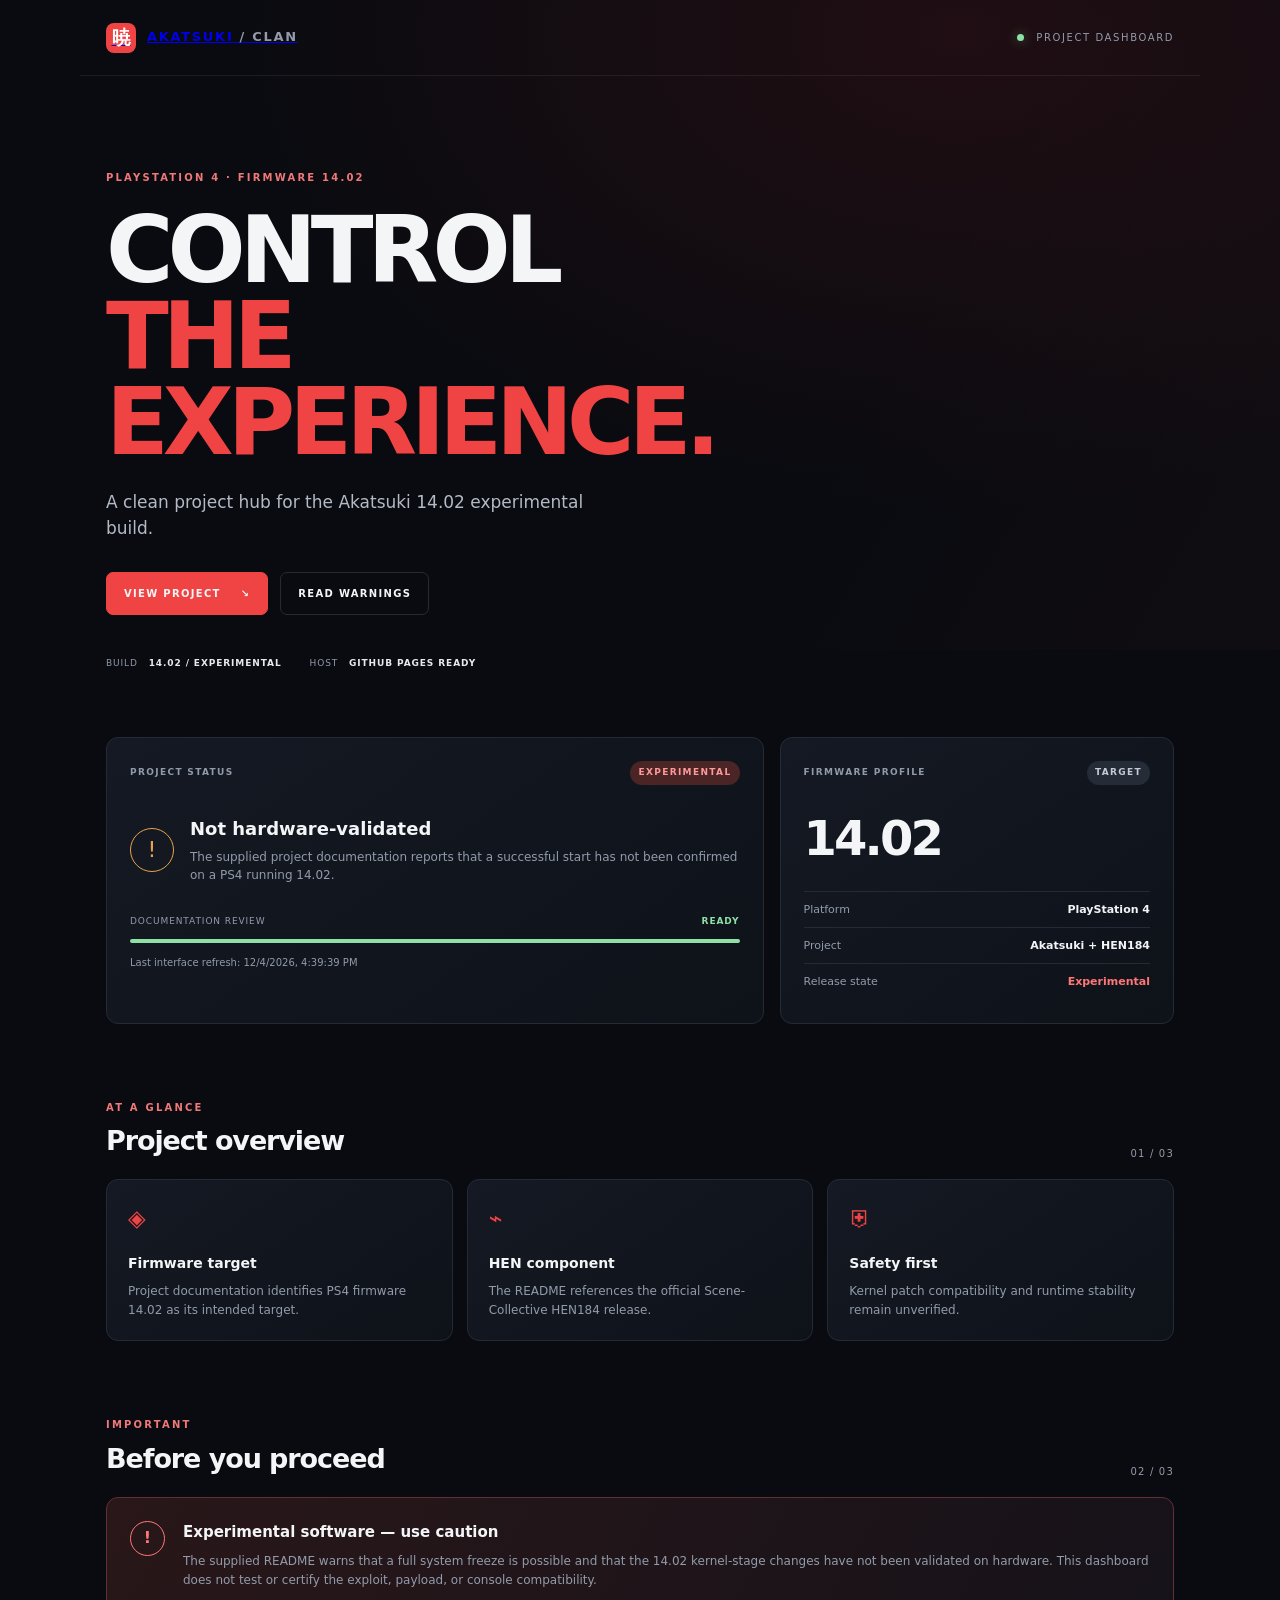
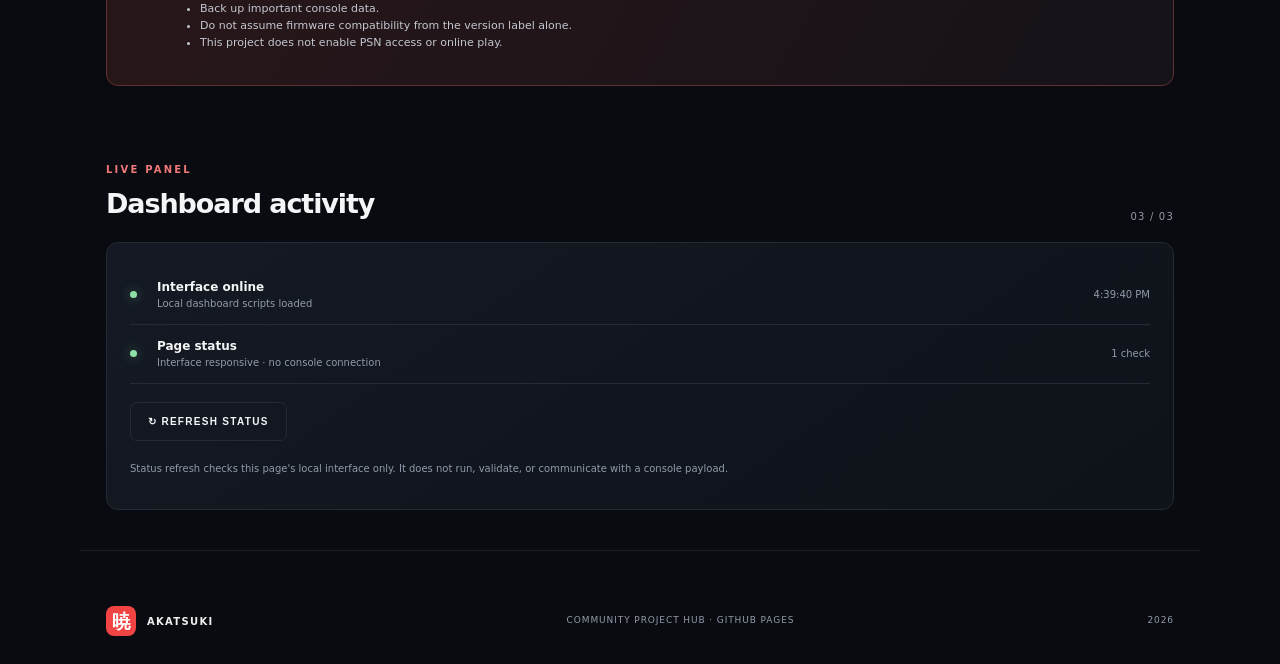
<file: index.html>
<!doctype html>
<html lang="en">
<head>
  <meta charset="utf-8">
  <meta name="viewport" content="width=device-width,initial-scale=1">
  <meta name="theme-color" content="#090b10">
  <title>AKATSUKI // PS4 14.02</title>
  <link rel="stylesheet" href="style.css">
</head>
<body>
  <div class="ambient"></div>
  <header class="topbar">
    <a class="brand" href="#"><span class="mark">暁</span><span>AKATSUKI<span class="muted"> / CLAN</span></span></a>
    <span class="top-status"><i class="dot"></i> PROJECT DASHBOARD</span>
  </header>

  <main>
    <section class="hero">
      <div class="eyebrow">PLAYSTATION 4 · FIRMWARE 14.02</div>
      <h1>CONTROL<br><span>THE EXPERIENCE.</span></h1>
      <p class="lead">A clean project hub for the Akatsuki 14.02 experimental build.</p>
      <div class="hero-actions">
        <a class="button primary" href="#overview">VIEW PROJECT <span>↘</span></a>
        <a class="button secondary" href="#safety">READ WARNINGS</a>
      </div>
      <div class="hero-meta"><span>BUILD <b>14.02 / EXPERIMENTAL</b></span><span>HOST <b>GITHUB PAGES READY</b></span></div>
    </section>

    <section class="grid" id="overview">
      <article class="panel status-panel">
        <div class="panel-head"><span>PROJECT STATUS</span><span class="pill warn">EXPERIMENTAL</span></div>
        <div class="status-main"><span class="status-ring">!</span><div><h2>Not hardware-validated</h2><p>The supplied project documentation reports that a successful start has not been confirmed on a PS4 running 14.02.</p></div></div>
        <div class="meter-label"><span>DOCUMENTATION REVIEW</span><b id="reviewState">READY</b></div>
        <div class="meter"><span></span></div>
        <p class="small" id="updated">Dashboard initialized…</p>
      </article>

      <article class="panel info-panel">
        <div class="panel-head"><span>FIRMWARE PROFILE</span><span class="pill">TARGET</span></div>
        <div class="firmware">14.02</div>
        <div class="specs"><div><span>Platform</span><b>PlayStation 4</b></div><div><span>Project</span><b>Akatsuki + HEN184</b></div><div><span>Release state</span><b class="red">Experimental</b></div></div>
      </article>
    </section>

    <section class="section">
      <div class="section-title"><div><div class="eyebrow">AT A GLANCE</div><h2>Project overview</h2></div><span class="section-number">01 / 03</span></div>
      <div class="cards">
        <article class="tile"><span class="tile-icon">◈</span><h3>Firmware target</h3><p>Project documentation identifies PS4 firmware 14.02 as its intended target.</p></article>
        <article class="tile"><span class="tile-icon">⌁</span><h3>HEN component</h3><p>The README references the official Scene-Collective HEN184 release.</p></article>
        <article class="tile"><span class="tile-icon">⛨</span><h3>Safety first</h3><p>Kernel patch compatibility and runtime stability remain unverified.</p></article>
      </div>
    </section>

    <section class="section" id="safety">
      <div class="section-title"><div><div class="eyebrow">IMPORTANT</div><h2>Before you proceed</h2></div><span class="section-number">02 / 03</span></div>
      <article class="panel warning">
        <div class="warning-icon">!</div>
        <div><h3>Experimental software — use caution</h3>
          <p>The supplied README warns that a full system freeze is possible and that the 14.02 kernel-stage changes have not been validated on hardware. This dashboard does not test or certify the exploit, payload, or console compatibility.</p>
          <ul><li>Back up important console data.</li><li>Do not assume firmware compatibility from the version label alone.</li><li>This project does not enable PSN access or online play.</li></ul>
        </div>
      </article>
    </section>

    <section class="section">
      <div class="section-title"><div><div class="eyebrow">LIVE PANEL</div><h2>Dashboard activity</h2></div><span class="section-number">03 / 03</span></div>
      <article class="panel activity">
        <div class="activity-row"><span class="live-dot"></span><div><b>Interface online</b><small>Local dashboard scripts loaded</small></div><time id="clock">--:--:--</time></div>
        <div class="activity-row"><span class="live-dot"></span><div><b>Page status</b><small id="pageStatus">Waiting for first refresh</small></div><time id="refreshCount">0 checks</time></div>
        <button class="button secondary refresh" id="refresh">↻ REFRESH STATUS</button>
        <p class="small">Status refresh checks this page's local interface only. It does not run, validate, or communicate with a console payload.</p>
      </article>
    </section>
  </main>

  <footer><span class="brand"><span class="mark">暁</span> AKATSUKI</span><span>COMMUNITY PROJECT HUB · GITHUB PAGES</span><span id="year"></span></footer>
  <script src="app.js"></script>
</body>
</html>
</file>
<file: style.css>
:root{--bg:#090b10;--panel:#11151d;--line:#252b36;--text:#f4f5f7;--muted:#929baa;--red:#f04444;--green:#8de0a6}*{box-sizing:border-box}html{scroll-behavior:smooth}body{margin:0;background:var(--bg);color:var(--text);font-family:Inter,ui-sans-serif,system-ui,-apple-system,Segoe UI,sans-serif;line-height:1.55}.ambient{position:absolute;inset:0 0 auto;height:650px;pointer-events:none;background:radial-gradient(ellipse at 75% 5%,#a21e2526,transparent 55%),linear-gradient(120deg,transparent 65%,#f0444408)}.topbar,main,footer{position:relative;max-width:1120px;margin:auto;padding-left:26px;padding-right:26px}.topbar{height:76px;display:flex;align-items:center;justify-content:space-between;border-bottom:1px solid #ffffff12}.brand{display:flex;align-items:center;gap:11px;font-weight:850;letter-spacing:.13em;font-size:13px}.mark{display:grid;place-items:center;width:30px;height:30px;background:var(--red);color:#fff;border-radius:8px;font-size:19px;letter-spacing:0}.muted,.top-status,.eyebrow,.section-number,.panel-head,.hero-meta,.small,footer{color:var(--muted)}.top-status{font-size:10px;letter-spacing:.16em}.dot,.live-dot{display:inline-block;width:7px;height:7px;border-radius:50%;background:var(--green);margin-right:8px;box-shadow:0 0 12px #8de0a677}.hero{padding:94px 0 66px;max-width:780px}.eyebrow{font-size:10px;letter-spacing:.22em;font-weight:800;color:#f07878}.hero h1{font-size:clamp(48px,9vw,92px);line-height:.94;letter-spacing:-.065em;margin:22px 0}.hero h1 span{color:var(--red)}.lead{font-size:17px;color:#b3bac5;max-width:520px}.hero-actions{display:flex;gap:12px;flex-wrap:wrap;margin-top:30px}.button{display:inline-flex;align-items:center;justify-content:center;gap:20px;text-decoration:none;border:1px solid var(--line);padding:13px 17px;border-radius:7px;font-size:10px;font-weight:850;letter-spacing:.13em;color:var(--text);cursor:pointer;background:transparent}.primary{background:var(--red);border-color:var(--red)}.button:hover{filter:brightness(1.12);transform:translateY(-1px)}.hero-meta{display:flex;gap:28px;flex-wrap:wrap;margin-top:42px;font-size:9px;letter-spacing:.1em}.hero-meta b{color:#e7e9ee;margin-left:7px}.grid{display:grid;grid-template-columns:1.25fr .75fr;gap:16px}.panel,.tile{background:linear-gradient(145deg,#141923,#0e1219);border:1px solid var(--line);border-radius:12px;padding:23px}.panel-head{display:flex;justify-content:space-between;align-items:center;font-size:9px;font-weight:850;letter-spacing:.15em}.pill{font-size:9px;padding:5px 8px;border-radius:99px;background:#252c37;color:#c4cbd5}.pill.warn{background:#4b2425;color:#ff9a9a}.status-main{display:flex;gap:16px;align-items:center;margin:30px 0}.status-ring{width:44px;height:44px;display:grid;place-items:center;border:1px solid #e9a24b;border-radius:50%;color:#e9a24b;font-size:22px;flex:none}.status-main h2{font-size:18px;margin:0 0 5px}.status-main p,.tile p,.warning p{font-size:12px;color:var(--muted);margin:0}.meter-label{display:flex;justify-content:space-between;font-size:9px;letter-spacing:.1em;color:var(--muted)}.meter-label b{color:var(--green)}.meter{height:4px;background:#292f39;border-radius:8px;margin:10px 0 12px;overflow:hidden}.meter span{display:block;width:100%;height:100%;background:var(--green)}.small{font-size:10px}.firmware{font-size:48px;font-weight:900;letter-spacing:-.06em;margin:16px 0}.specs>div{display:flex;justify-content:space-between;border-top:1px solid var(--line);padding:9px 0;font-size:11px}.specs span{color:var(--muted)}.red{color:#ff7777}.section{padding-top:76px}.section-title{display:flex;justify-content:space-between;align-items:end;margin-bottom:17px}.section-title h2{margin:5px 0 0;font-size:27px;letter-spacing:-.04em}.section-number{font-size:10px;letter-spacing:.12em}.cards{display:grid;grid-template-columns:repeat(3,1fr);gap:14px}.tile{padding:21px}.tile-icon{font-size:23px;color:var(--red)}.tile h3{font-size:14px;margin:17px 0 7px}.warning{display:flex;gap:18px;border-color:#613033;background:linear-gradient(120deg,#291719,#151219)}.warning-icon{width:35px;height:35px;display:grid;place-items:center;border-radius:50%;border:1px solid #ff7777;color:#ff7777;flex:none;font-weight:900}.warning h3{margin:0 0 8px;font-size:15px}.warning ul{padding-left:17px;color:#c3c7d0;font-size:11px}.activity-row{display:flex;align-items:center;gap:12px;padding:12px 0;border-bottom:1px solid var(--line)}.activity-row>div{display:flex;flex-direction:column;flex:1}.activity-row b{font-size:12px}.activity-row small{font-size:10px;color:var(--muted)}.activity-row time{font-size:10px;color:var(--muted)}.refresh{margin:18px 0 10px}footer{display:flex;justify-content:space-between;align-items:center;gap:15px;padding-top:55px;padding-bottom:28px;margin-top:40px;border-top:1px solid #ffffff12;font-size:9px;letter-spacing:.1em}footer .brand{color:#eee;font-size:10px}@media(max-width:700px){.topbar,main,footer{padding-left:18px;padding-right:18px}.hero{padding-top:70px}.grid,.cards{grid-template-columns:1fr}.hero-meta{gap:12px;flex-direction:column}.section{padding-top:55px}.warning{padding:18px}.top-status{font-size:8px}footer{flex-wrap:wrap}footer>span:last-child{width:100%}}
</file>
